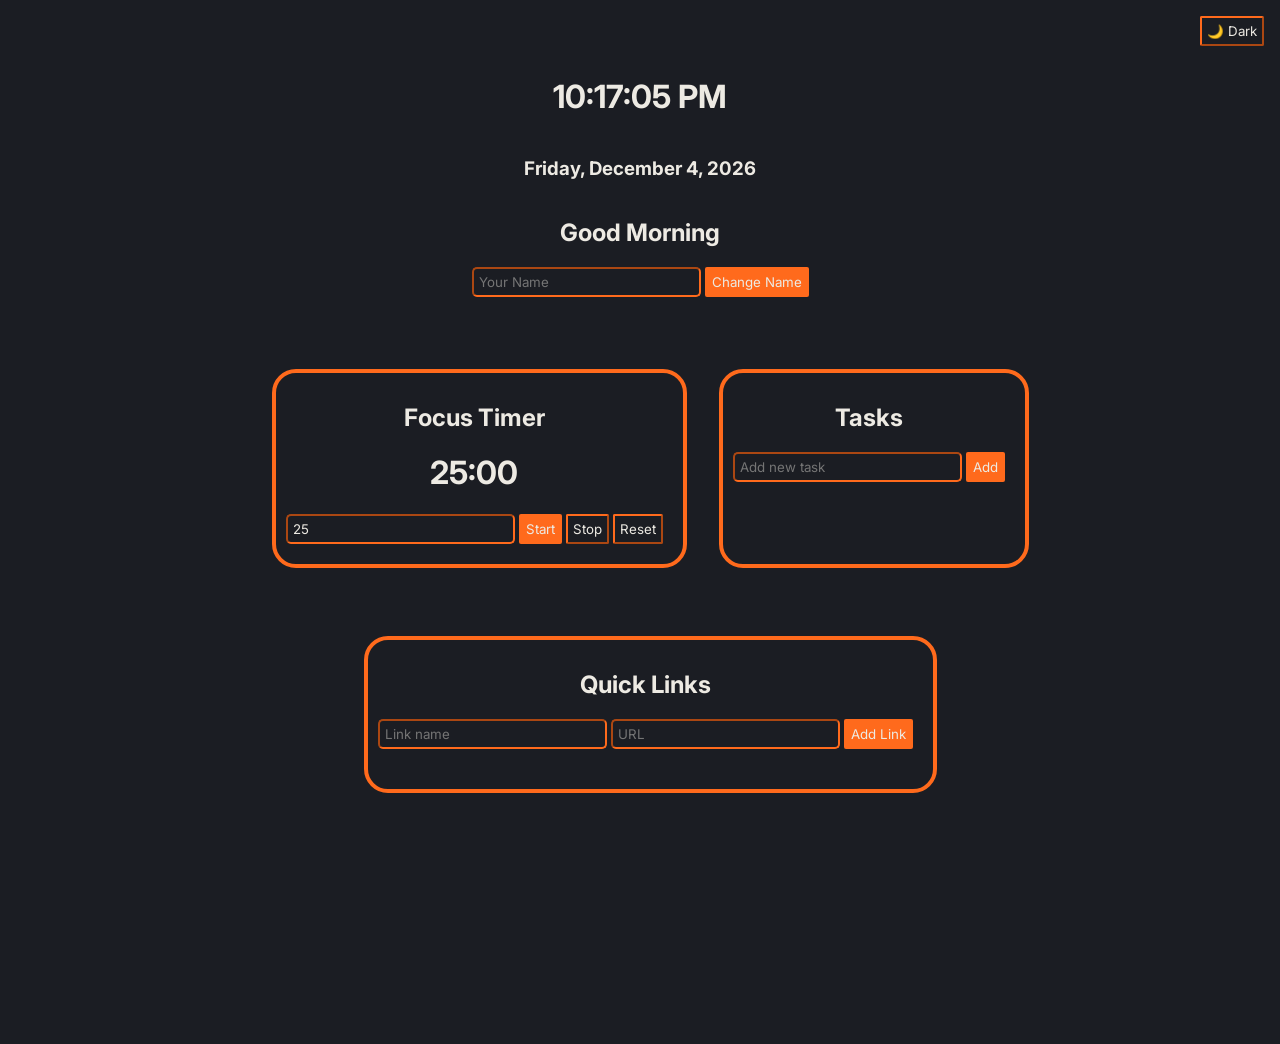
<file: index.html>
<!DOCTYPE html>
<html lang="en">

<head>
    <meta charset="UTF-8">
    <meta name="viewport" content="width=device-width, initial-scale=1.0">
    <title>Document</title>
    <link rel="stylesheet" href="./css/index.css">
    <script type="module" src="./js/index.js"></script>
</head>

<body>
    <button id="themeToggle" class="smallBtn" aria-label="Toggle dark mode">🌙 Dark</button>

    <div id="greetingDiv">
        <h1 id="timeH1"></h1>
        <h3 id="dateH3"></h3>
        <h2 id="greeting">Good Morning</h2>

        <div>
            <input type="text" name="" id="nameField" placeholder="Your Name">
            <button id="nameBtn" class="bigBtn">Change Name</button>
        </div>
    </div>

    <div class="superDiv">
        <div class="headDiv">
            <h2>Focus Timer</h2>
            <h1 id="timer"></h1>
            <div>
                <input type="number" name="" id="timerNumber" value="25">
                <button id="startTimer" class="bigBtn">Start</button>
                <button id="stopTimer" class="smallBtn">Stop</button>
                <button id="resetTimer" class="smallBtn">Reset</button>
            </div>
        </div>

        <div class="headDiv">
            <h2>Tasks</h2>
            <div>
                <input type="text" name="" id="taskField" placeholder="Add new task">
                <button id="addTask" class="bigBtn">Add</button>
            </div>

            <div id="taskDiv">

            </div>
        </div>

    </div>

    <div class="superDiv">
        <div class="headDiv">
            <div>
                <h2>Quick Links</h2>
                <div>
                    <input type="text" name="" id="linkField" placeholder="Link name">
                    <input type="text" name="" id="urlField" placeholder="URL">
                    <button id="linkBtn" class="bigBtn">Add Link</button>
                </div>

                <div id="linkDiv">

                </div>
            </div>
        </div>

    </div>
</body>

</html>
</file>
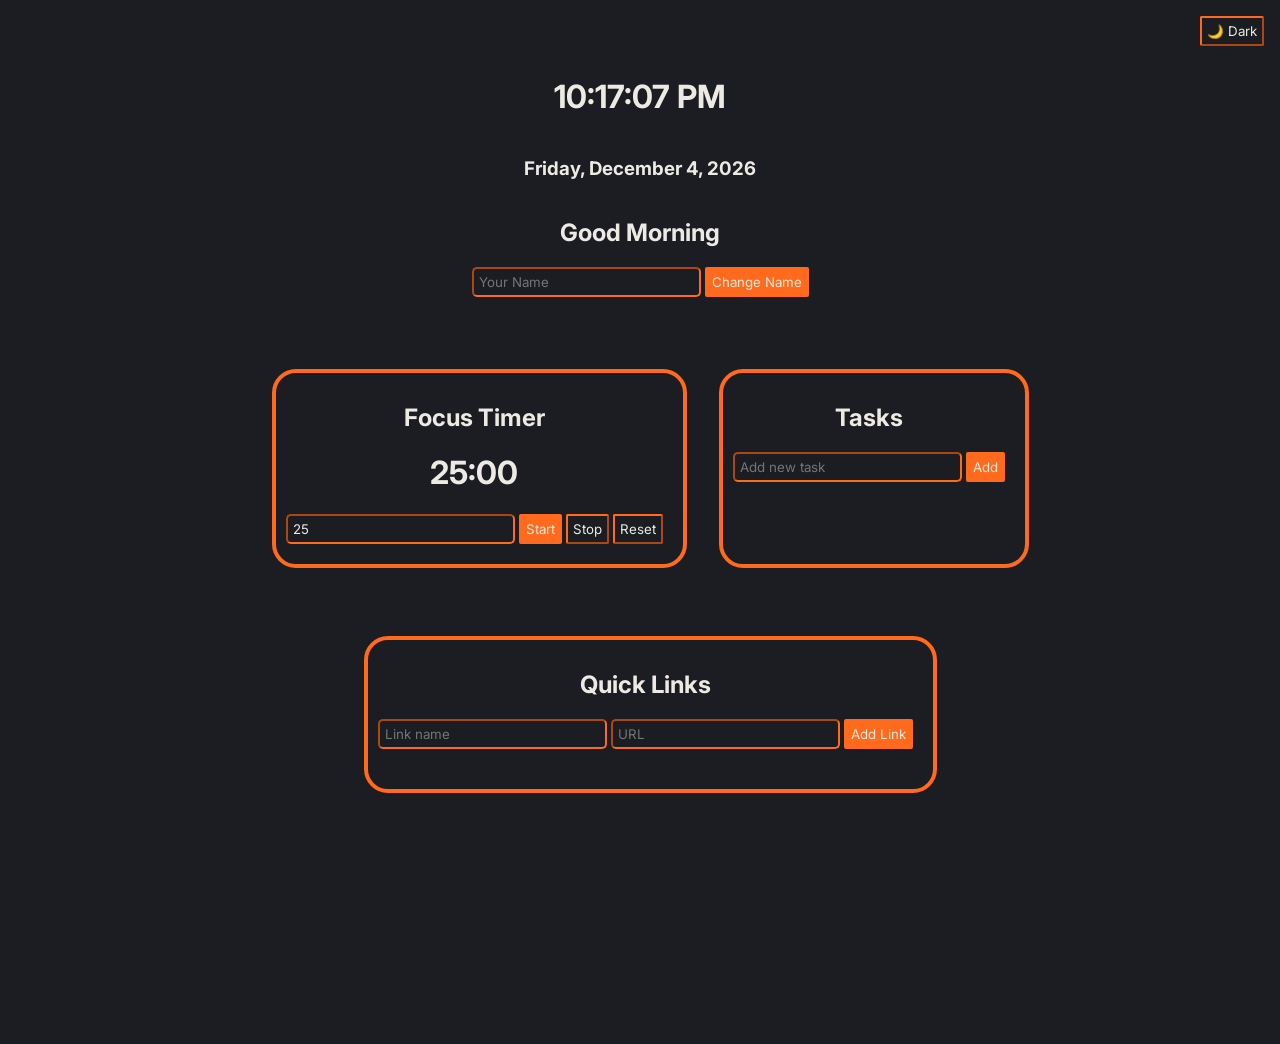
<file: html/index.html>
<!DOCTYPE html>
<html lang="en">

<head>
    <meta charset="UTF-8">
    <meta name="viewport" content="width=device-width, initial-scale=1.0">
    <title>Document</title>
    <link rel="stylesheet" href="../css/index.css">
    <script type="module" src="../js/index.js"></script>
</head>

<body>
    <button id="themeToggle" class="smallBtn" aria-label="Toggle dark mode">🌙 Dark</button>

    <div id="greetingDiv">
        <h1 id="timeH1"></h1>
        <h3 id="dateH3"></h3>
        <h2 id="greeting">Good Morning</h2>

        <div>
            <input type="text" name="" id="nameField" placeholder="Your Name">
            <button id="nameBtn" class="bigBtn">Change Name</button>
        </div>
    </div>

    <div class="superDiv">
        <div class="headDiv">
            <h2>Focus Timer</h2>
            <h1 id="timer"></h1>
            <div>
                <input type="number" name="" id="timerNumber" value="25">
                <button id="startTimer" class="bigBtn">Start</button>
                <button id="stopTimer" class="smallBtn">Stop</button>
                <button id="resetTimer" class="smallBtn">Reset</button>
            </div>
        </div>

        <div class="headDiv">
            <h2>Tasks</h2>
            <div>
                <input type="text" name="" id="taskField" placeholder="Add new task">
                <button id="addTask" class="bigBtn">Add</button>
            </div>

            <div id="taskDiv">

            </div>
        </div>

    </div>

    <div class="superDiv">
        <div class="headDiv">
            <div>
                <h2>Quick Links</h2>
                <div>
                    <input type="text" name="" id="linkField" placeholder="Link name">
                    <input type="text" name="" id="urlField" placeholder="URL">
                    <button id="linkBtn" class="bigBtn">Add Link</button>
                </div>

                <div id="linkDiv">

                </div>
            </div>
        </div>

    </div>
</body>

</html>
</file>
<file: css/index.css>
@import url('https://fonts.googleapis.com/css2?family=Inter:wght@400;500;600&family=JetBrains+Mono:wght@400;500;700&display=swap');

:root {
    --bg: #1B1D23;
    --border: #FF6A1C;
    --text: #EDEAE3;

    --font-display: 'JetBrains Mono', monospace;
    --font-body: 'Inter', system-ui, sans-serif;
}

[data-theme="light"] {
    --bg: #F5F2EC;
    --border: #FF6A1C;
    --text: #1B1D23;
}

@property --tw-outline-style {
    syntax: "*";
    inherits: false;
    initial-value: solid;
}

body {
    background-color: var(--bg);
    color: var(--text);
    font-family: var(--font-body);
    min-height: 100vh;
    padding: 48px 24px 80px;
    display: flex;
    flex-direction: column;
    align-items: center;
    gap: 56px;
    transition: background-color 0.3s, color 0.3s;
}

#themeToggle {
    position: fixed;
    top: 16px;
    right: 16px;
    z-index: 100;
}

a {
    color: var(--text);
    font-weight: bold;
    font-family: var(--font-body);
}

input {
    background-color: transparent;
    border-color: var(--border);
    border-radius: 5px;
    color: var(--text);
    padding: 5px 5px 5px 5px;
    font-family: var(--font-body);
}

#greetingDiv {
    display: flex;
    flex-direction: column;
    align-items: center;
}

.headDiv {
    outline-style: var(--tw-outline-style);
    outline-width: 4px;
    outline-color: var(--border);
    padding: 10px 20px 20px 10px;
    margin: 20px 0px 0px 20px;
    border-radius: 20px;
    align-items: center;
    text-align: center;
}

.superDiv {
    display: flex;
    gap: 20px;
}

.tasks{
    display: flex;
    width: 100%;
}

.task {
    margin-top: 10px;
    display: flex;
    width: 100%;
    justify-content: between;
}

#linkDiv {
    margin-top: 20px;
    width: 100%;
    display: flex;
    flex-direction: column;
    align-items: center;
}

.link {
    width: 100px;
    padding: 10px 10px 10px 10px;
    border-radius: 5px;
    background-color: #FF6A1C;
    position: relative;
    font-family: var(--font-body);
}

.linkDel {
    position: absolute;
    left: 100px;
    top: 0px;
    background-color: transparent;
    border-color: transparent;
    cursor: pointer;
    color: var(--text);
}

.bigBtn {
    padding: 5px 5px 5px 5px;
    background-color: var(--border);
    color: var(--text);
    border-color: transparent;
    border-radius: 2px;
    cursor: pointer;
    font-family: var(--font-body);
}

.bigBtn:hover {
    background-color: #b04409;
}

.smallBtn {
    padding: 5px 5px 5px 5px;
    background-color: transparent;
    color: var(--text);
    border-color: var(--border);
    border-radius: 2px;
    cursor: pointer;
    font-family: var(--font-body);
}

.running {
    background-color: #b04409;
}
</file>
